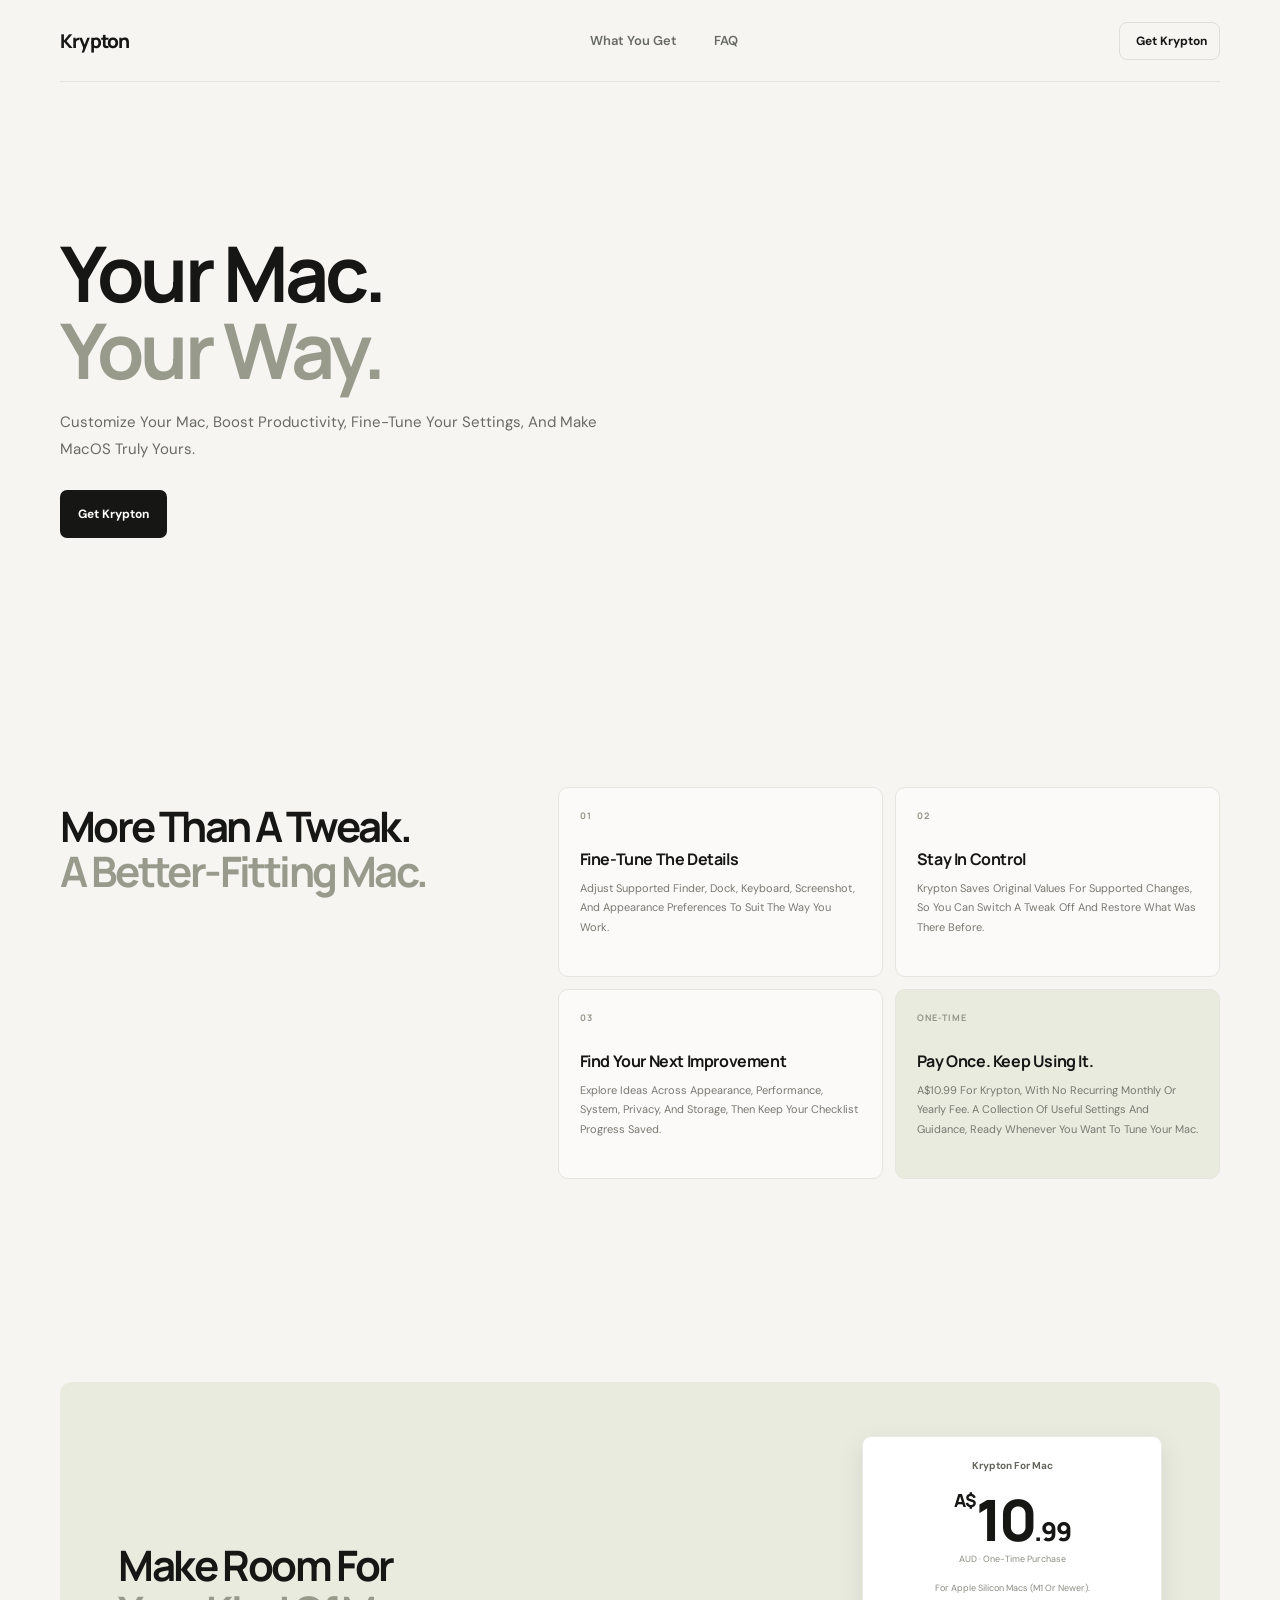
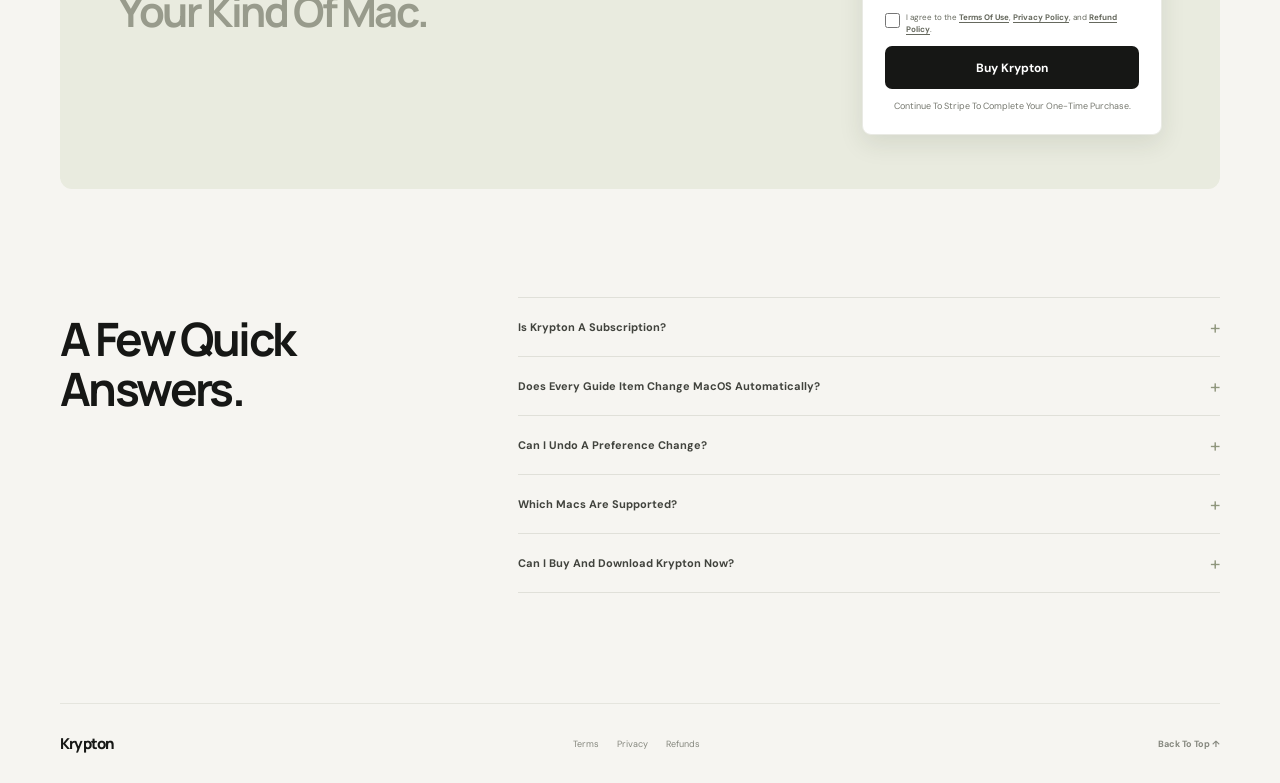
<file: index.html>
<!doctype html>
<html lang="en">
  <head>
    <meta charset="UTF-8" />
    <meta name="viewport" content="width=device-width, initial-scale=1.0" />
    <meta name="theme-color" content="#f6f5f1" />
    <meta
      name="description"
      content="Make Your Mac Feel Like Yours. Krypton Brings Reversible Settings And A Thoughtful Mac Setup Guide Together In One Simple App."
    />
    <title>Krypton</title>
    <link rel="icon" type="image/png" href="logo.png" />
    <link rel="stylesheet" href="styles.css" />
    <script src="script.js" defer></script>
  </head>
  <body>
    <header class="site-header">
      <a class="brand" href="#top" aria-label="Krypton home">
        <span>Krypton</span>
      </a>
      <nav class="main-nav" aria-label="Main navigation">
        <a href="#what-you-get">What You Get</a>
        <a href="#faq">FAQ</a>
      </nav>
      <a class="header-cta" href="#buy">Get Krypton</a>
      <button class="menu-toggle" type="button" aria-label="Open navigation" aria-expanded="false">
        <span></span>
        <span></span>
      </button>
    </header>

    <main id="top">
      <section class="hero page-shell">
        <div class="hero-copy">
          <h1>Your Mac.<br /><span>Your way.</span></h1>
          <p class="hero-description">
            Customize Your Mac, Boost Productivity, Fine-Tune Your Settings, And Make macOS Truly Yours.
          </p>
          <div class="hero-actions">
            <a class="button button-dark" href="#buy">Get Krypton</a>
          </div>
        </div>
      </section>

      <section class="value-section section-pad" id="what-you-get">
        <div class="value-heading">
          <h2>More Than A Tweak.<br /><span>A Better-Fitting Mac.</span></h2>
        </div>
        <div class="value-grid">
          <article class="value-card">
            <span class="value-number">01</span>
            <h3>Fine-Tune The Details</h3>
            <p>Adjust supported Finder, Dock, keyboard, screenshot, and appearance preferences to suit the way you work.</p>
          </article>
          <article class="value-card">
            <span class="value-number">02</span>
            <h3>Stay In Control</h3>
            <p>Krypton saves original values for supported changes, so you can switch a tweak off and restore what was there before.</p>
          </article>
          <article class="value-card">
            <span class="value-number">03</span>
            <h3>Find Your Next Improvement</h3>
            <p>Explore ideas across Appearance, Performance, System, Privacy, And Storage, then keep your checklist progress saved.</p>
          </article>
          <article class="value-card value-card-highlight">
            <span class="value-number">ONE-TIME</span>
            <h3>Pay Once. Keep Using It.</h3>
            <p>A$10.99 for Krypton, with no recurring monthly or yearly fee. A collection of useful settings and guidance, ready whenever you want to tune your Mac.</p>
          </article>
        </div>
      </section>

      <section class="price-section section-pad" id="buy">
        <div class="price-card">
          <div class="price-copy">
            <h2>Make room for<br /><span>your kind of Mac.</span></h2>
          </div>
          <div class="checkout-card">
            <div class="checkout-brand"><span>Krypton for Mac</span></div>
            <div class="price"><span class="currency">A$</span>10<span class="cents">.99</span></div>
            <p class="price-caption">AUD · one-time purchase</p>
            <p class="price-caption">For Apple silicon Macs (M1 or newer).</p>
            <form class="purchase-form" action="https://buy.stripe.com/28E8wO2RO1kwctN6TwgrS00" method="get">
              <label class="terms-acceptance">
                <input type="checkbox" name="terms_accepted" value="yes" required />
                <span>I agree to the <a href="terms.html" target="_blank" rel="noopener">Terms Of Use</a>, <a href="privacy.html" target="_blank" rel="noopener">Privacy Policy</a>, and <a href="refunds.html" target="_blank" rel="noopener">Refund Policy</a>.</span>
              </label>
              <button class="button button-dark checkout-button" type="submit">Buy Krypton</button>
            </form>
            <p class="checkout-status">Continue to Stripe to complete your one-time purchase.</p>
          </div>
        </div>
      </section>

      <section class="faq-section section-pad" id="faq">
        <div class="faq-heading"><h2>A few quick<br />answers.</h2></div>
        <div class="faq-list">
          <details><summary>Is Krypton a subscription?<span>+</span></summary><p>No. Krypton is A$10.99 AUD as a one-time purchase.</p></details>
          <details><summary>Does every guide item change macOS automatically?<span>+</span></summary><p>No. The guide is a checklist of ideas and reminders. Only the separate preference controls apply changes.</p></details>
          <details><summary>Can I undo a preference change?<span>+</span></summary><p>Krypton saves the previous value when applying a preference control and is designed to restore it when that control is switched off. Preference availability can vary by macOS version.</p></details>
          <details><summary>Which Macs are supported?<span>+</span></summary><p>The current download is built for Apple silicon Macs (M1 or newer).</p></details>
          <details><summary>Can I buy and download Krypton now?<span>+</span></summary><p>Use the Buy Krypton button to continue to Stripe Checkout. The installer is available for Apple silicon Macs (M1 or newer).</p></details>
        </div>
      </section>
    </main>

    <footer class="site-footer">
      <a class="brand footer-brand" href="#top"><span>Krypton</span></a>
      <nav class="legal-links" aria-label="Legal information">
        <a href="terms.html">Terms</a>
        <a href="privacy.html">Privacy</a>
        <a href="refunds.html">Refunds</a>
      </nav>
      <a href="#top" class="back-top">Back to top ↑</a>
    </footer>
  </body>
</html>
</file>
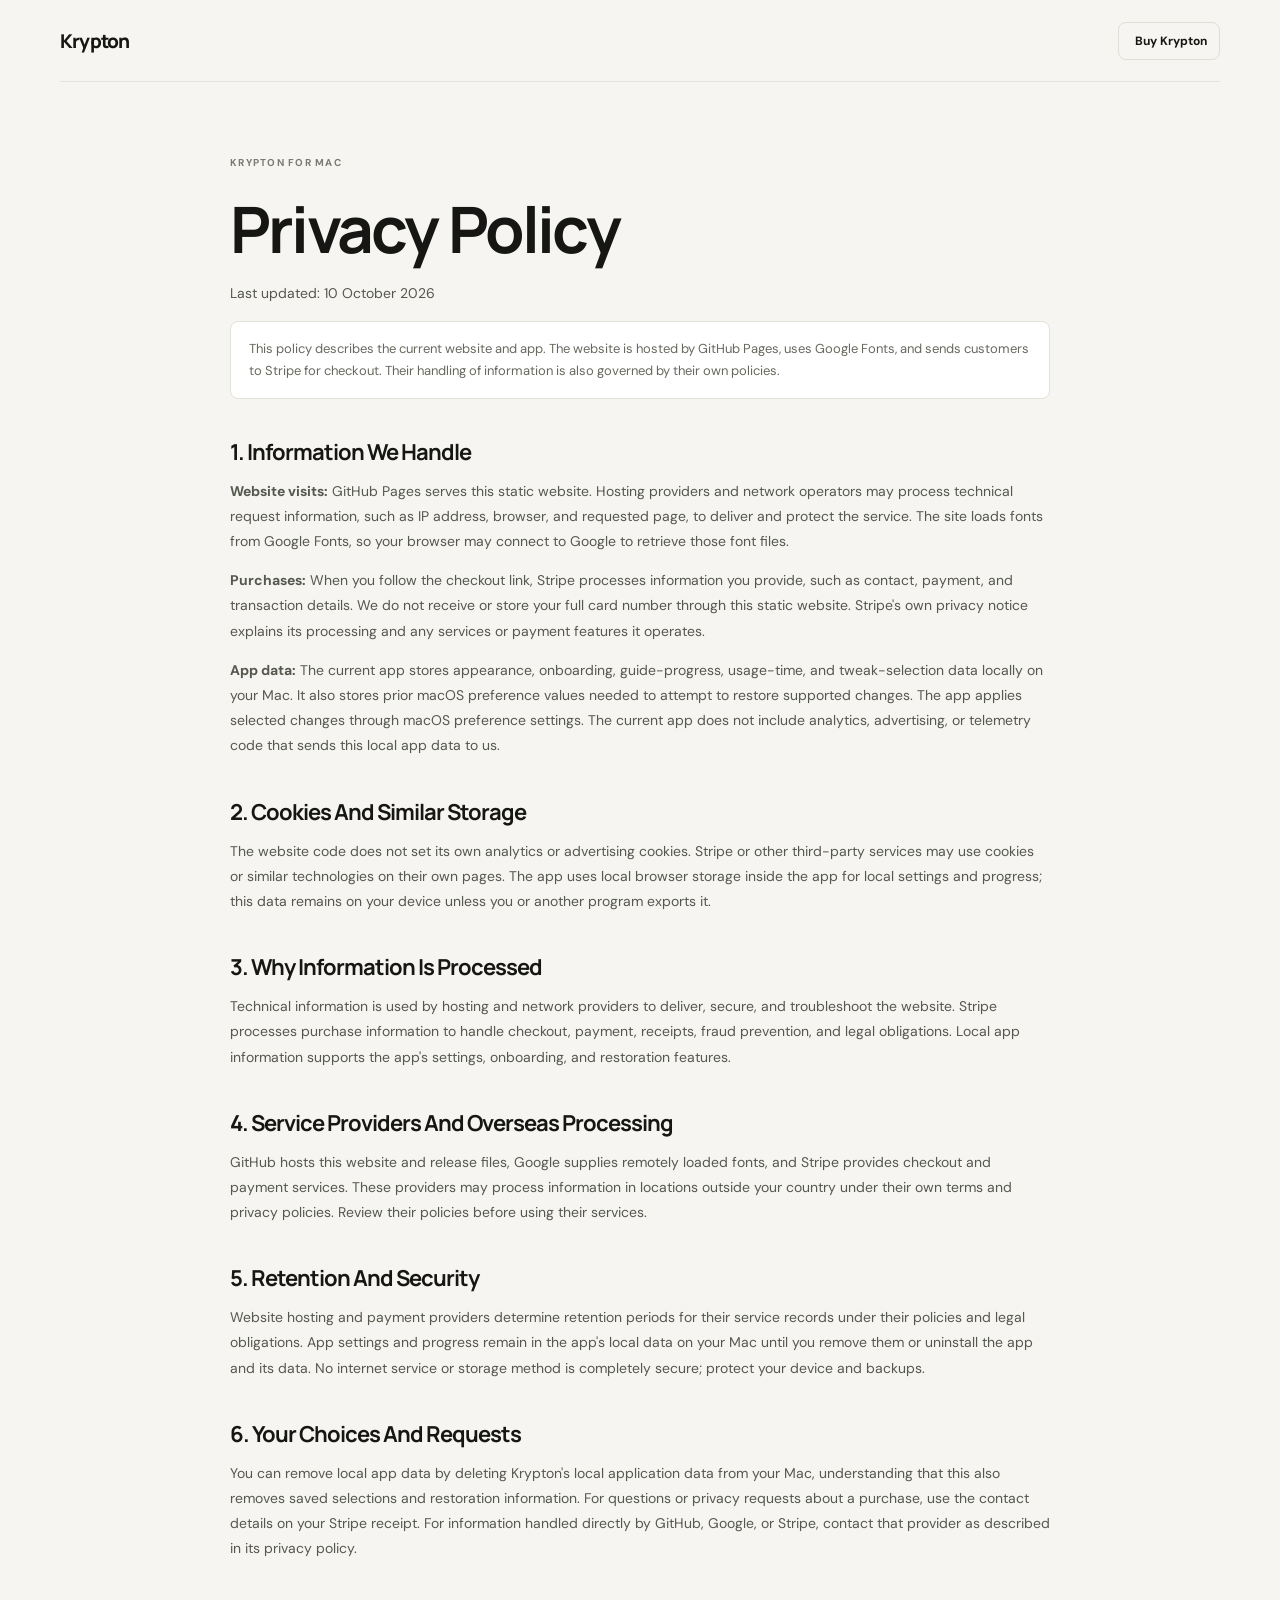
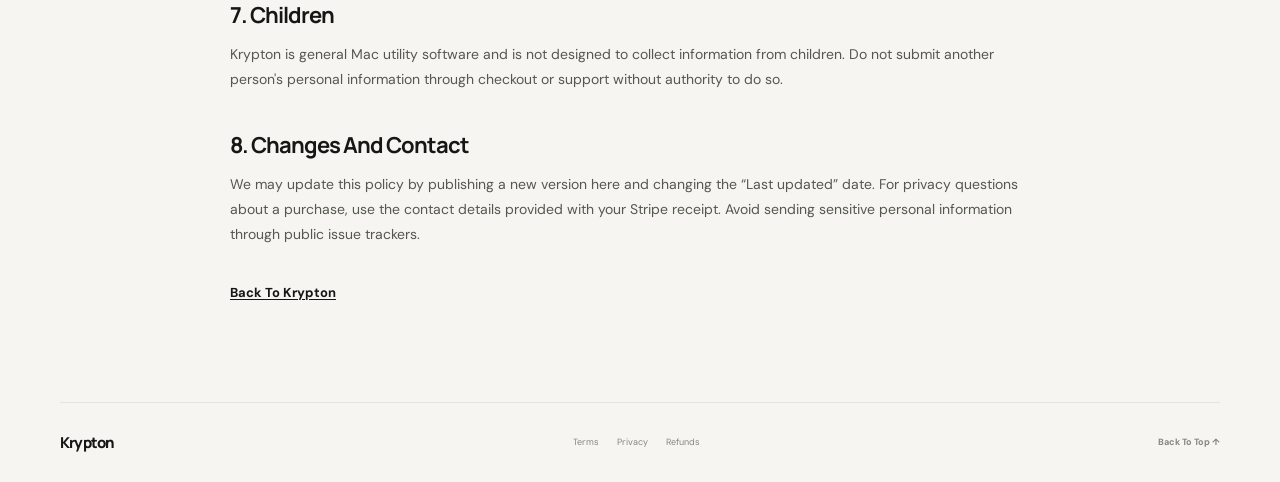
<file: privacy.html>
<!doctype html>
<html lang="en">
  <head>
    <meta charset="UTF-8" />
    <meta name="viewport" content="width=device-width, initial-scale=1.0" />
    <meta name="theme-color" content="#f6f5f1" />
    <meta name="description" content="How Krypton handles information on its website and in its Mac app." />
    <title>Privacy Policy · Krypton</title>
    <link rel="icon" type="image/png" href="logo.png" />
    <link rel="stylesheet" href="styles.css" />
  </head>
  <body>
    <header class="site-header">
      <a class="brand" href="index.html" aria-label="Krypton home"><span>Krypton</span></a>
      <a class="header-cta" href="index.html#buy">Buy Krypton</a>
    </header>
    <main class="legal-content page-shell">
      <span class="eyebrow">KRYPTON FOR MAC</span>
      <h1>Privacy Policy</h1>
      <p>Last updated: 10 October 2026</p>
      <div class="legal-notice">
        This policy describes the current website and app. The website is hosted by GitHub Pages, uses Google Fonts, and sends customers to Stripe for checkout. Their handling of information is also governed by their own policies.
      </div>

      <h2>1. Information We Handle</h2>
      <p><strong>Website visits:</strong> GitHub Pages serves this static website. Hosting providers and network operators may process technical request information, such as IP address, browser, and requested page, to deliver and protect the service. The site loads fonts from Google Fonts, so your browser may connect to Google to retrieve those font files.</p>
      <p><strong>Purchases:</strong> When you follow the checkout link, Stripe processes information you provide, such as contact, payment, and transaction details. We do not receive or store your full card number through this static website. Stripe's own privacy notice explains its processing and any services or payment features it operates.</p>
      <p><strong>App data:</strong> The current app stores appearance, onboarding, guide-progress, usage-time, and tweak-selection data locally on your Mac. It also stores prior macOS preference values needed to attempt to restore supported changes. The app applies selected changes through macOS preference settings. The current app does not include analytics, advertising, or telemetry code that sends this local app data to us.</p>

      <h2>2. Cookies And Similar Storage</h2>
      <p>The website code does not set its own analytics or advertising cookies. Stripe or other third-party services may use cookies or similar technologies on their own pages. The app uses local browser storage inside the app for local settings and progress; this data remains on your device unless you or another program exports it.</p>

      <h2>3. Why Information Is Processed</h2>
      <p>Technical information is used by hosting and network providers to deliver, secure, and troubleshoot the website. Stripe processes purchase information to handle checkout, payment, receipts, fraud prevention, and legal obligations. Local app information supports the app's settings, onboarding, and restoration features.</p>

      <h2>4. Service Providers And Overseas Processing</h2>
      <p>GitHub hosts this website and release files, Google supplies remotely loaded fonts, and Stripe provides checkout and payment services. These providers may process information in locations outside your country under their own terms and privacy policies. Review their policies before using their services.</p>

      <h2>5. Retention And Security</h2>
      <p>Website hosting and payment providers determine retention periods for their service records under their policies and legal obligations. App settings and progress remain in the app's local data on your Mac until you remove them or uninstall the app and its data. No internet service or storage method is completely secure; protect your device and backups.</p>

      <h2>6. Your Choices And Requests</h2>
      <p>You can remove local app data by deleting Krypton's local application data from your Mac, understanding that this also removes saved selections and restoration information. For questions or privacy requests about a purchase, use the contact details on your Stripe receipt. For information handled directly by GitHub, Google, or Stripe, contact that provider as described in its privacy policy.</p>

      <h2>7. Children</h2>
      <p>Krypton is general Mac utility software and is not designed to collect information from children. Do not submit another person's personal information through checkout or support without authority to do so.</p>

      <h2>8. Changes And Contact</h2>
      <p>We may update this policy by publishing a new version here and changing the “Last updated” date. For privacy questions about a purchase, use the contact details provided with your Stripe receipt. Avoid sending sensitive personal information through public issue trackers.</p>
      <a class="legal-back" href="index.html">Back To Krypton</a>
    </main>
    <footer class="site-footer">
      <a class="brand footer-brand" href="index.html"><span>Krypton</span></a>
      <nav class="legal-links" aria-label="Legal information">
        <a href="terms.html">Terms</a>
        <a href="privacy.html" aria-current="page">Privacy</a>
        <a href="refunds.html">Refunds</a>
      </nav>
      <a href="index.html#top" class="back-top">Back To Top ↑</a>
    </footer>
  </body>
</html>
</file>
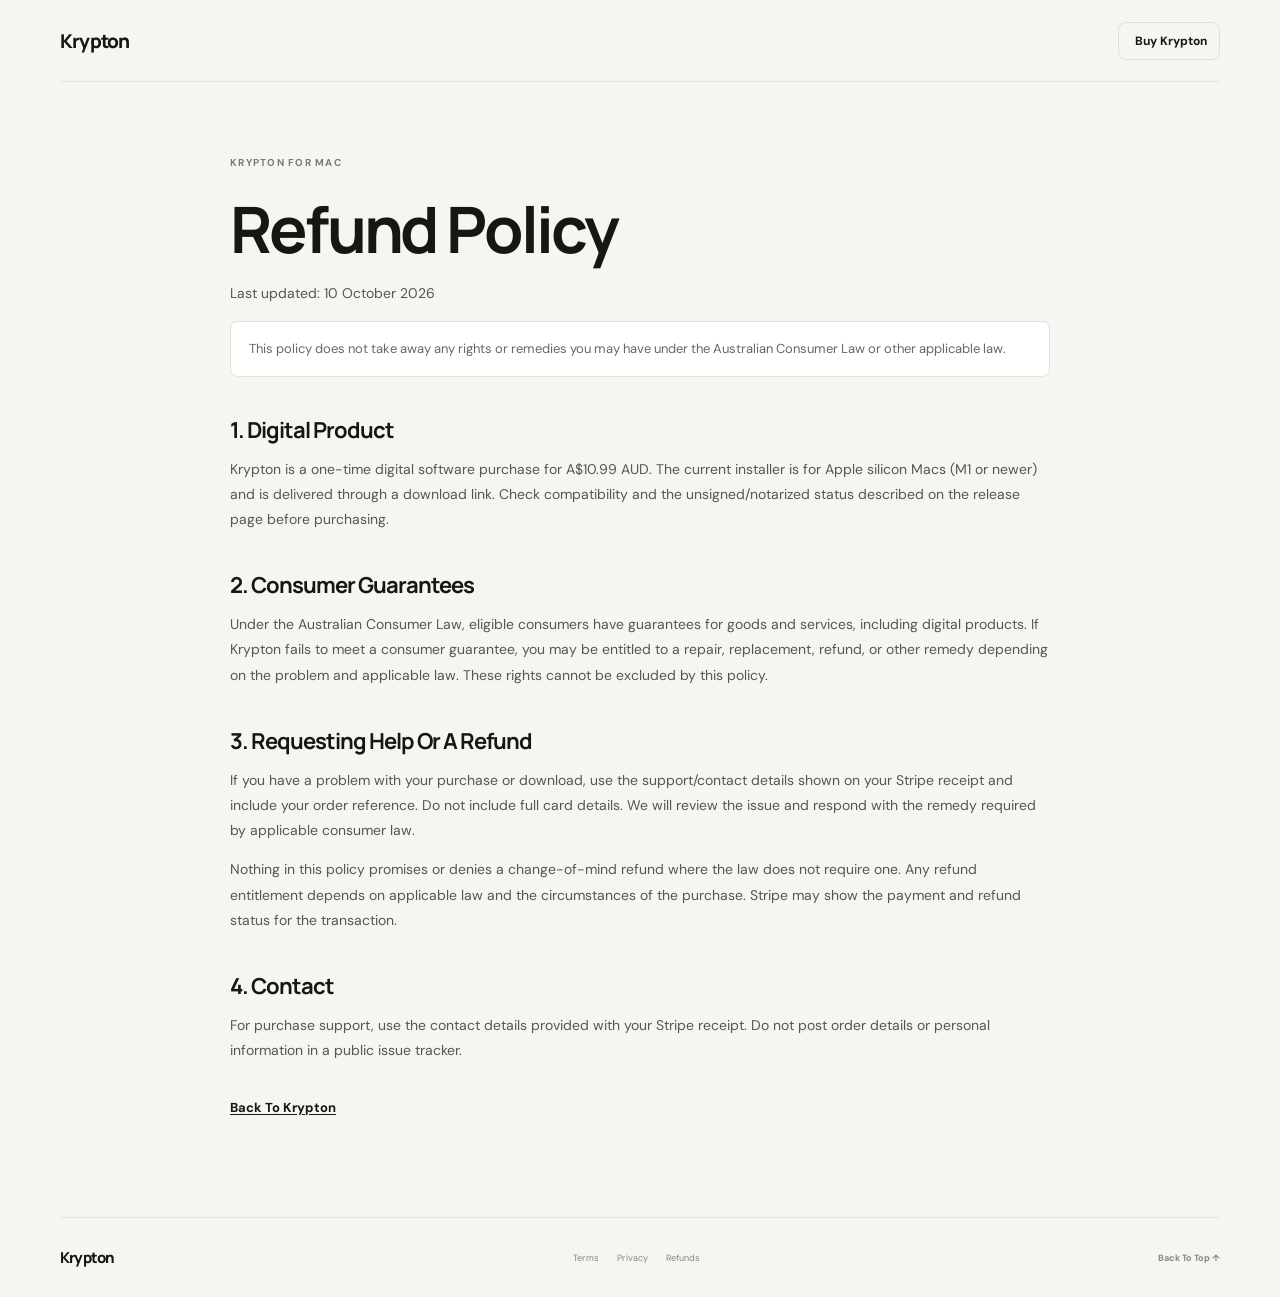
<file: refunds.html>
<!doctype html>
<html lang="en">
  <head>
    <meta charset="UTF-8" />
    <meta name="viewport" content="width=device-width, initial-scale=1.0" />
    <meta name="theme-color" content="#f6f5f1" />
    <meta name="description" content="Krypton digital purchase and refund information." />
    <title>Refund Policy · Krypton</title>
    <link rel="icon" type="image/png" href="logo.png" />
    <link rel="stylesheet" href="styles.css" />
  </head>
  <body>
    <header class="site-header">
      <a class="brand" href="index.html" aria-label="Krypton home"><span>Krypton</span></a>
      <a class="header-cta" href="index.html#buy">Buy Krypton</a>
    </header>
    <main class="legal-content page-shell">
      <span class="eyebrow">KRYPTON FOR MAC</span>
      <h1>Refund Policy</h1>
      <p>Last updated: 10 October 2026</p>
      <div class="legal-notice">
        This policy does not take away any rights or remedies you may have under the Australian Consumer Law or other applicable law.
      </div>

      <h2>1. Digital Product</h2>
      <p>Krypton is a one-time digital software purchase for A$10.99 AUD. The current installer is for Apple silicon Macs (M1 or newer) and is delivered through a download link. Check compatibility and the unsigned/notarized status described on the release page before purchasing.</p>

      <h2>2. Consumer Guarantees</h2>
      <p>Under the Australian Consumer Law, eligible consumers have guarantees for goods and services, including digital products. If Krypton fails to meet a consumer guarantee, you may be entitled to a repair, replacement, refund, or other remedy depending on the problem and applicable law. These rights cannot be excluded by this policy.</p>

      <h2>3. Requesting Help Or A Refund</h2>
      <p>If you have a problem with your purchase or download, use the support/contact details shown on your Stripe receipt and include your order reference. Do not include full card details. We will review the issue and respond with the remedy required by applicable consumer law.</p>
      <p>Nothing in this policy promises or denies a change-of-mind refund where the law does not require one. Any refund entitlement depends on applicable law and the circumstances of the purchase. Stripe may show the payment and refund status for the transaction.</p>

      <h2>4. Contact</h2>
      <p>For purchase support, use the contact details provided with your Stripe receipt. Do not post order details or personal information in a public issue tracker.</p>
      <a class="legal-back" href="index.html">Back To Krypton</a>
    </main>
    <footer class="site-footer">
      <a class="brand footer-brand" href="index.html"><span>Krypton</span></a>
      <nav class="legal-links" aria-label="Legal information">
        <a href="terms.html">Terms</a>
        <a href="privacy.html">Privacy</a>
        <a href="refunds.html" aria-current="page">Refunds</a>
      </nav>
      <a href="index.html#top" class="back-top">Back To Top ↑</a>
    </footer>
  </body>
</html>
</file>
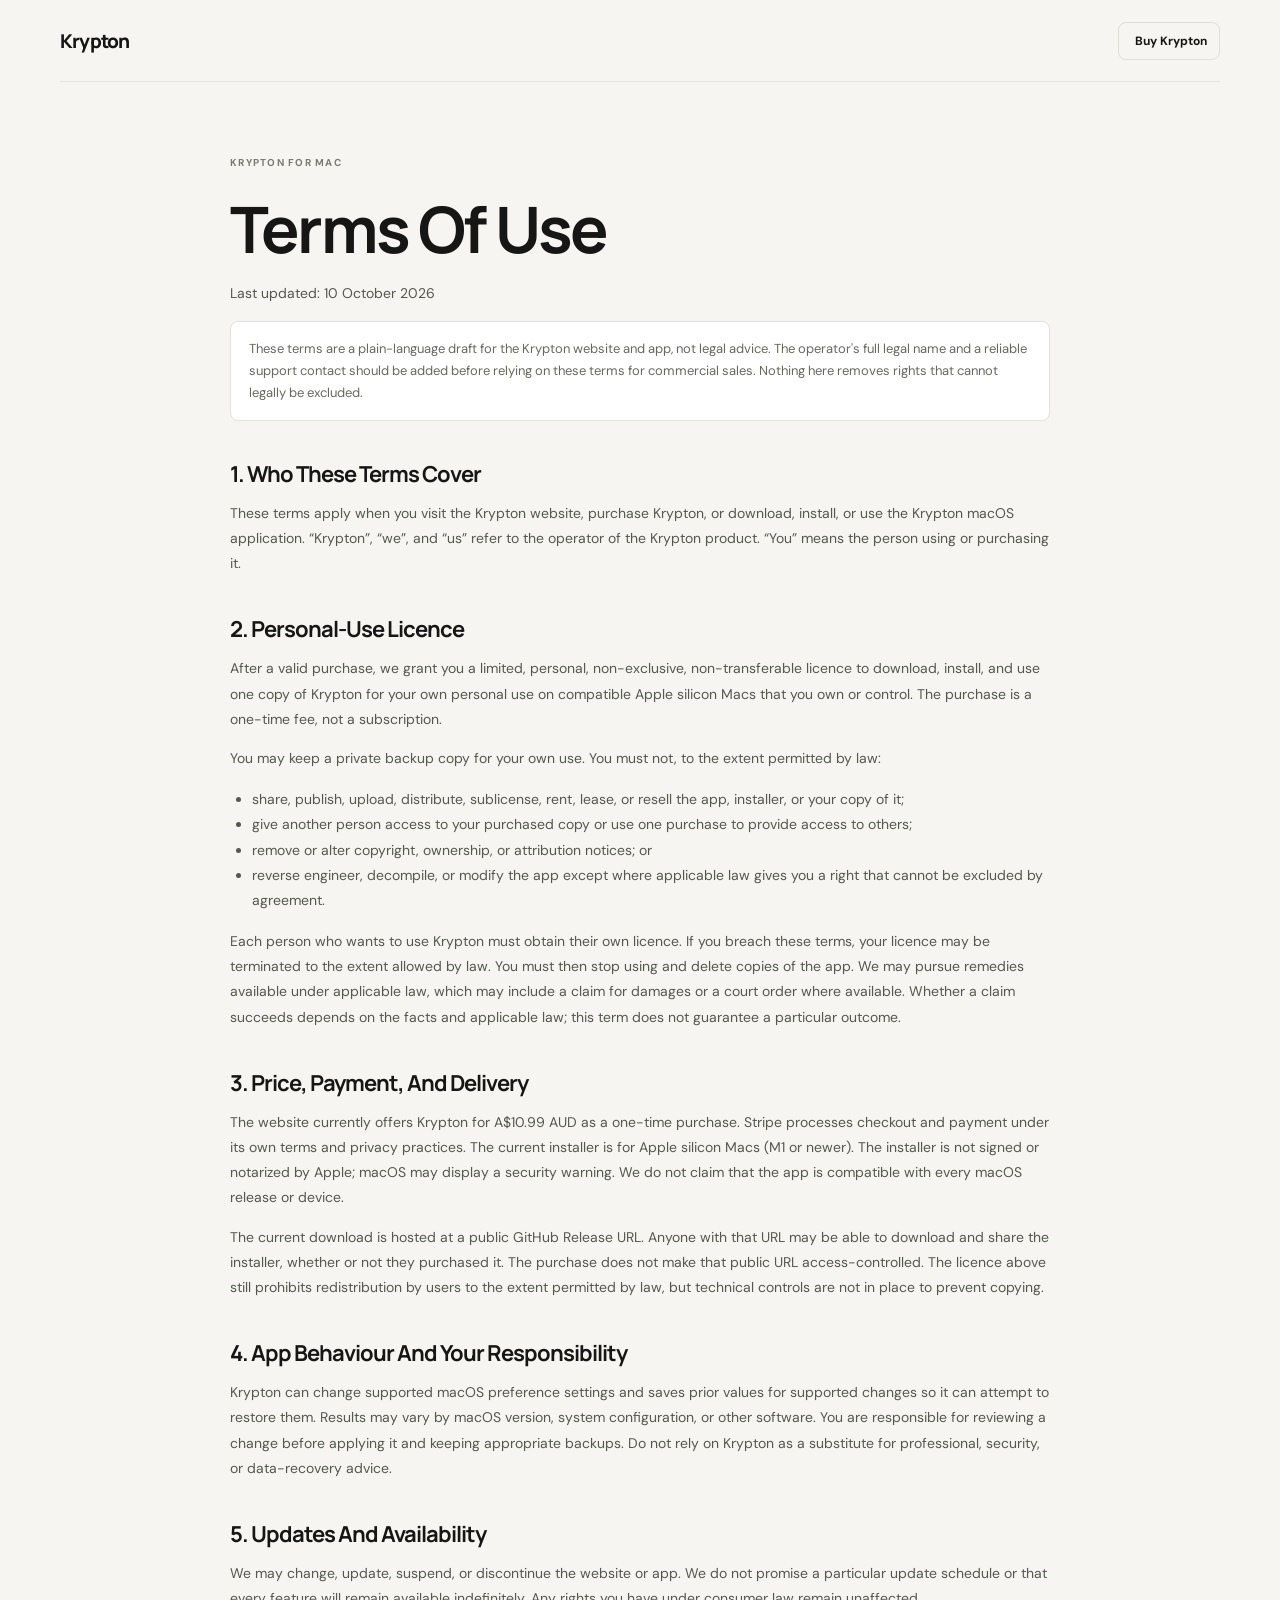
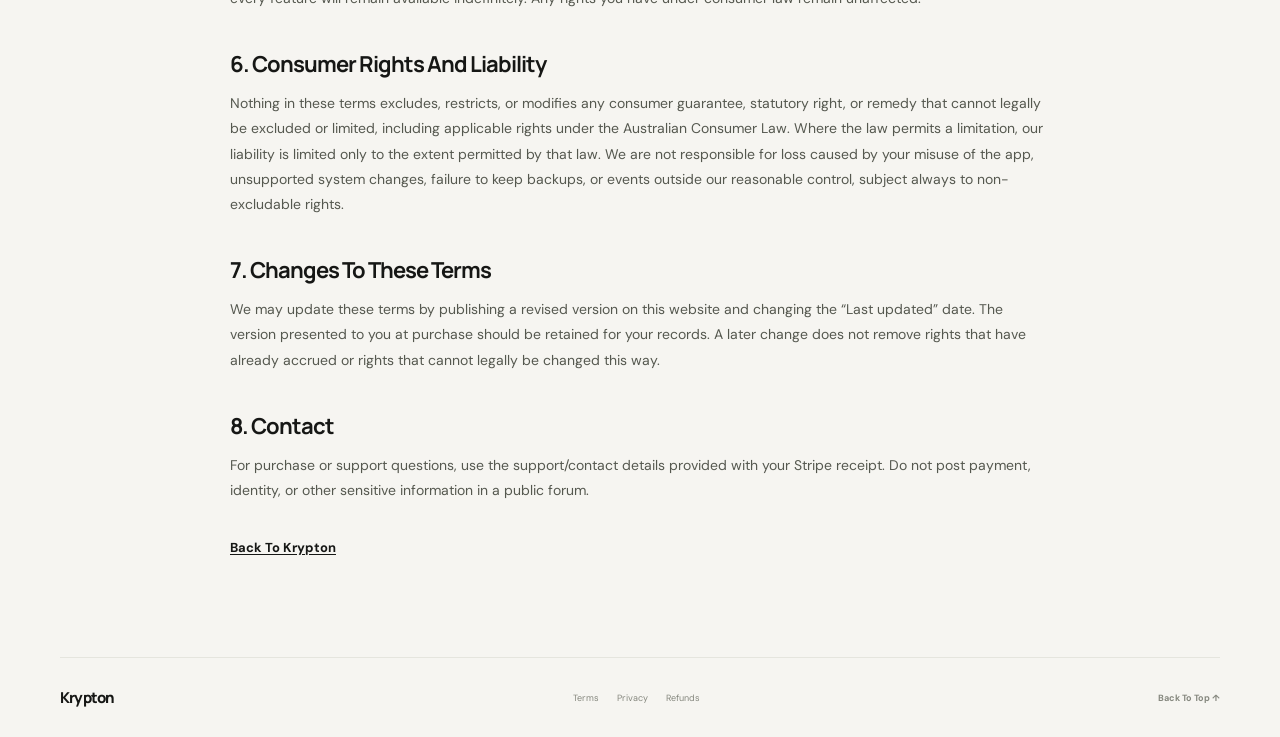
<file: terms.html>
<!doctype html>
<html lang="en">
  <head>
    <meta charset="UTF-8" />
    <meta name="viewport" content="width=device-width, initial-scale=1.0" />
    <meta name="theme-color" content="#f6f5f1" />
    <meta name="description" content="Krypton software terms of use and personal-use licence." />
    <title>Terms Of Use · Krypton</title>
    <link rel="icon" type="image/png" href="logo.png" />
    <link rel="stylesheet" href="styles.css" />
  </head>
  <body>
    <header class="site-header">
      <a class="brand" href="index.html" aria-label="Krypton home"><span>Krypton</span></a>
      <a class="header-cta" href="index.html#buy">Buy Krypton</a>
    </header>
    <main class="legal-content page-shell">
      <span class="eyebrow">KRYPTON FOR MAC</span>
      <h1>Terms Of Use</h1>
      <p>Last updated: 10 October 2026</p>
      <div class="legal-notice">
        These terms are a plain-language draft for the Krypton website and app, not legal advice. The operator's full legal name and a reliable support contact should be added before relying on these terms for commercial sales. Nothing here removes rights that cannot legally be excluded.
      </div>

      <h2>1. Who These Terms Cover</h2>
      <p>These terms apply when you visit the Krypton website, purchase Krypton, or download, install, or use the Krypton macOS application. “Krypton”, “we”, and “us” refer to the operator of the Krypton product. “You” means the person using or purchasing it.</p>

      <h2>2. Personal-Use Licence</h2>
      <p>After a valid purchase, we grant you a limited, personal, non-exclusive, non-transferable licence to download, install, and use one copy of Krypton for your own personal use on compatible Apple silicon Macs that you own or control. The purchase is a one-time fee, not a subscription.</p>
      <p>You may keep a private backup copy for your own use. You must not, to the extent permitted by law:</p>
      <ul>
        <li>share, publish, upload, distribute, sublicense, rent, lease, or resell the app, installer, or your copy of it;</li>
        <li>give another person access to your purchased copy or use one purchase to provide access to others;</li>
        <li>remove or alter copyright, ownership, or attribution notices; or</li>
        <li>reverse engineer, decompile, or modify the app except where applicable law gives you a right that cannot be excluded by agreement.</li>
      </ul>
      <p>Each person who wants to use Krypton must obtain their own licence. If you breach these terms, your licence may be terminated to the extent allowed by law. You must then stop using and delete copies of the app. We may pursue remedies available under applicable law, which may include a claim for damages or a court order where available. Whether a claim succeeds depends on the facts and applicable law; this term does not guarantee a particular outcome.</p>

      <h2>3. Price, Payment, And Delivery</h2>
      <p>The website currently offers Krypton for A$10.99 AUD as a one-time purchase. Stripe processes checkout and payment under its own terms and privacy practices. The current installer is for Apple silicon Macs (M1 or newer). The installer is not signed or notarized by Apple; macOS may display a security warning. We do not claim that the app is compatible with every macOS release or device.</p>
      <p>The current download is hosted at a public GitHub Release URL. Anyone with that URL may be able to download and share the installer, whether or not they purchased it. The purchase does not make that public URL access-controlled. The licence above still prohibits redistribution by users to the extent permitted by law, but technical controls are not in place to prevent copying.</p>

      <h2>4. App Behaviour And Your Responsibility</h2>
      <p>Krypton can change supported macOS preference settings and saves prior values for supported changes so it can attempt to restore them. Results may vary by macOS version, system configuration, or other software. You are responsible for reviewing a change before applying it and keeping appropriate backups. Do not rely on Krypton as a substitute for professional, security, or data-recovery advice.</p>

      <h2>5. Updates And Availability</h2>
      <p>We may change, update, suspend, or discontinue the website or app. We do not promise a particular update schedule or that every feature will remain available indefinitely. Any rights you have under consumer law remain unaffected.</p>

      <h2>6. Consumer Rights And Liability</h2>
      <p>Nothing in these terms excludes, restricts, or modifies any consumer guarantee, statutory right, or remedy that cannot legally be excluded or limited, including applicable rights under the Australian Consumer Law. Where the law permits a limitation, our liability is limited only to the extent permitted by that law. We are not responsible for loss caused by your misuse of the app, unsupported system changes, failure to keep backups, or events outside our reasonable control, subject always to non-excludable rights.</p>

      <h2>7. Changes To These Terms</h2>
      <p>We may update these terms by publishing a revised version on this website and changing the “Last updated” date. The version presented to you at purchase should be retained for your records. A later change does not remove rights that have already accrued or rights that cannot legally be changed this way.</p>

      <h2>8. Contact</h2>
      <p>For purchase or support questions, use the support/contact details provided with your Stripe receipt. Do not post payment, identity, or other sensitive information in a public forum.</p>
      <a class="legal-back" href="index.html">Back To Krypton</a>
    </main>
    <footer class="site-footer">
      <a class="brand footer-brand" href="index.html"><span>Krypton</span></a>
      <nav class="legal-links" aria-label="Legal information">
        <a href="terms.html" aria-current="page">Terms</a>
        <a href="privacy.html">Privacy</a>
        <a href="refunds.html">Refunds</a>
      </nav>
      <a href="index.html#top" class="back-top">Back To Top ↑</a>
    </footer>
  </body>
</html>
</file>
<file: styles.css>
@import url("https://fonts.googleapis.com/css2?family=DM+Sans:wght@400;500;600;700&family=Manrope:wght@400;500;600;700;800&display=swap");

:root {
  color-scheme: light;
  --paper: #f6f5f1;
  --white: #fff;
  --ink: #161715;
  --muted: #777970;
  --line: #e8e7e1;
  --green: #c9f36b;
  --green-dark: #83a936;
  --display: "Manrope", "Avenir Next", sans-serif;
  --body: "DM Sans", "Avenir Next", sans-serif;
}

* { box-sizing: border-box; }
html { scroll-behavior: smooth; }
body { margin: 0; background: var(--paper); color: var(--ink); font-family: var(--body); -webkit-font-smoothing: antialiased; text-transform: capitalize; }
a { color: inherit; text-decoration: none; }
button { font: inherit; }
.page-shell, .section-pad, .site-header, .site-footer { width: min(1160px, calc(100% - 64px)); margin-inline: auto; }

.site-header { height: 82px; display: flex; align-items: center; justify-content: space-between; border-bottom: 1px solid rgba(22, 23, 21, .08); }
.brand { display: inline-flex; align-items: center; gap: 10px; font: 800 19px var(--display); letter-spacing: -.8px; }
.brand img { width: 31px; height: 31px; object-fit: contain; border-radius: 9px; }
.main-nav { display: flex; gap: 37px; margin-left: 80px; color: #686a64; font-size: 13px; font-weight: 600; }
.main-nav a, .text-link, .back-top { transition: color .2s ease; }
.main-nav a:hover, .text-link:hover, .back-top:hover { color: var(--green-dark); }
.header-cta { display: inline-flex; align-items: center; gap: 12px; padding: 10px 12px 10px 16px; border: 1px solid #dedfd7; border-radius: 8px; font-size: 12px; font-weight: 700; transition: background .2s, border-color .2s; }
.header-cta span { padding: 5px 8px; border-radius: 5px; background: var(--green); font-size: 11px; }
.header-cta:hover { background: white; border-color: #c9cac2; }
.menu-toggle { display: none; }

.hero { min-height: 600px; display: grid; grid-template-columns: 1fr; align-items: center; padding-block: 74px 80px; }
.hero-copy { max-width: 700px; padding-bottom: 11px; }
.eyebrow { display: inline-flex; align-items: center; gap: 9px; color: #797b72; font-size: 10px; font-weight: 700; letter-spacing: 1.25px; }
.status-dot { width: 7px; height: 7px; display: inline-block; border-radius: 50%; background: #9fcb42; box-shadow: 0 0 0 4px rgba(159, 203, 66, .14); }
h1, h2, h3, p { margin-top: 0; }
h1, h2 { font-family: var(--display); letter-spacing: -3.8px; }
h1 { margin: 26px 0 21px; font-size: clamp(56px, 6vw, 79px); line-height: .99; font-weight: 700; }
h1 span, h2 span { color: #989b8c; }
.hero-description { max-width: 560px; margin-bottom: 27px; color: #696b64; font-size: 15px; line-height: 1.8; }
.hero-actions { display: flex; align-items: center; gap: 26px; }
.button { min-height: 48px; display: inline-flex; align-items: center; justify-content: center; gap: 27px; padding: 0 18px; border: 0; border-radius: 7px; font-size: 12px; font-weight: 700; cursor: pointer; }
.button-dark { background: var(--ink); color: white; transition: background .2s ease, transform .2s ease; }
.button-dark:hover:not(:disabled) { background: #33362f; transform: translateY(-1px); }
.button-dark span { font-size: 16px; font-weight: 400; }
.text-link { color: #585a53; font-size: 12px; font-weight: 700; }
.text-link span { margin-left: 7px; color: #9da08f; }
.hero-footnote { display: flex; align-items: center; gap: 9px; margin-top: 29px; color: #86887f; font-size: 10px; }
.hero-footnote b { padding-inline: 3px; color: #b0b1a9; }
.check-mark { width: 16px; height: 16px; display: grid; place-items: center; border-radius: 50%; background: #e5edda; color: #688b2b; font-size: 9px; }

.hero-visual { min-width: 0; position: relative; padding: 36px 0 25px 10px; }
.visual-glow { position: absolute; inset: 11% -4% 3% 9%; border-radius: 40%; background: radial-gradient(ellipse at center, rgba(208, 228, 174, .68), rgba(220, 229, 206, .13) 59%, transparent 73%); filter: blur(18px); }
.app-window { position: relative; z-index: 1; overflow: hidden; border: 1px solid #dcded5; border-radius: 11px; background: #fbfbf9; box-shadow: 0 24px 70px rgba(39, 43, 32, .14), 0 2px 7px rgba(39, 43, 32, .06); transform: perspective(1200px) rotateY(-3deg) rotateX(1deg); }
.window-topbar { height: 37px; display: flex; align-items: center; justify-content: space-between; padding: 0 13px; border-bottom: 1px solid #efefe9; background: #f8f8f5; }
.traffic-lights { display: flex; gap: 5px; }
.traffic-lights i { width: 7px; height: 7px; border-radius: 50%; background: #e3e3dc; }
.traffic-lights i:first-child { background: #f0b0a7; }
.traffic-lights i:nth-child(2) { background: #f2d181; }
.traffic-lights i:nth-child(3) { background: #a9d291; }
.window-title { color: #666960; font-size: 9px; font-weight: 700; }
.window-topbar-spacer { width: 35px; }
.window-body { min-height: 322px; display: grid; grid-template-columns: 135px 1fr; }
.preview-sidebar { padding: 24px 10px; border-right: 1px solid #eeeee8; background: #f9f9f6; }
.preview-nav { height: 29px; display: flex; align-items: center; gap: 9px; padding: 0 8px; border-radius: 5px; color: #85877d; font-size: 8px; }
.preview-nav.active { background: #ebeddf; color: #34362e; font-weight: 700; }
.nav-icon { width: 12px; text-align: center; color: #777d64; font-size: 12px; }
.preview-content { padding: 21px 22px 16px; }
.preview-heading { display: flex; align-items: center; justify-content: space-between; margin-bottom: 15px; }
.preview-kicker { color: #55584d; font: 800 9px var(--display); letter-spacing: .5px; }
.preview-pill { display: flex; align-items: center; gap: 4px; padding: 5px 7px; border: 1px solid #ecece5; border-radius: 20px; color: #7a7c71; font-size: 7px; }
.preview-pill i, .window-bottom i { width: 5px; height: 5px; display: inline-block; border-radius: 50%; background: #96c340; }
.preview-card { min-height: 57px; display: flex; align-items: center; gap: 9px; margin-bottom: 8px; padding: 9px 10px; border: 1px solid #e9eae3; border-radius: 7px; background: white; }
.preview-symbol { width: 23px; height: 23px; display: grid; flex: 0 0 23px; place-items: center; border-radius: 6px; background: #f2f3ed; color: #6d7954; font-size: 12px; }
.preview-card-copy { min-width: 0; display: grid; gap: 4px; flex: 1; }
.preview-card-copy b { overflow: hidden; color: #383a34; font-size: 8px; text-overflow: ellipsis; white-space: nowrap; }
.preview-card-copy small { overflow: hidden; color: #989a92; font-size: 6.7px; text-overflow: ellipsis; white-space: nowrap; }
.toggle { width: 25px; height: 14px; display: flex; align-items: center; padding: 2px; border-radius: 20px; background: #e5e6e0; }
.toggle i { width: 10px; height: 10px; border-radius: 50%; background: white; box-shadow: 0 1px 3px #0002; }
.toggle.on { justify-content: flex-end; background: #b1d86d; }
.preview-note { display: flex; align-items: center; gap: 6px; margin-top: 13px; color: #898b82; font-size: 7px; }
.preview-note span { color: #79993e; font-size: 12px; }
.window-bottom { height: 26px; display: flex; align-items: center; justify-content: space-between; padding: 0 13px; border-top: 1px solid #efefe9; color: #97998f; font-size: 7px; }
.window-bottom span:first-child { display: flex; align-items: center; gap: 5px; }
.floating-badge { position: absolute; right: -16px; bottom: 0; z-index: 2; display: flex; align-items: center; gap: 9px; padding: 10px 12px; border: 1px solid #e9eae4; border-radius: 8px; background: white; box-shadow: 0 8px 22px #3332; }
.floating-badge img { width: 28px; height: 28px; border-radius: 7px; }
.floating-badge > span:nth-child(2) { display: grid; gap: 3px; }
.floating-badge b { font-size: 9px; }
.floating-badge small { color: #898b83; font-size: 8px; }
.badge-check { width: 16px; height: 16px; display: grid; place-items: center; margin-left: 6px; border-radius: 50%; background: #eaf1df; color: #6a9230; font-size: 9px; }

.trust-strip { border-block: 1px solid #e7e6df; background: rgba(255, 255, 255, .36); }
.trust-inner { width: min(880px, calc(100% - 48px)); min-height: 78px; display: flex; align-items: center; justify-content: space-between; gap: 20px; margin-inline: auto; color: #777970; font-size: 11px; }
.trust-inner b { margin-right: 4px; color: var(--ink); font: 800 13px var(--display); }
.trust-divider { width: 1px; height: 23px; background: #e1e1d9; }
.section-pad { padding-block: 105px; }
.section-intro { max-width: 490px; }
.section-intro h2, .how-heading h2, .faq-heading h2 { margin: 17px 0 14px; font-size: 46px; line-height: 1.08; letter-spacing: -2.6px; }
.section-intro > p { max-width: 430px; margin: 0; color: #73756d; font-size: 13px; line-height: 1.8; }
.feature-grid { display: grid; grid-template-columns: 1.15fr .85fr; gap: 14px; margin-top: 39px; }
.feature-card { min-height: 270px; display: flex; flex-direction: column; justify-content: space-between; padding: 25px 26px; border: 1px solid #e5e5de; border-radius: 10px; background: rgba(255,255,255,.57); }
.feature-card-large { grid-row: span 2; min-height: 420px; }
.feature-top { display: flex; align-items: center; justify-content: space-between; }
.feature-icon { width: 34px; height: 34px; display: grid; place-items: center; border-radius: 9px; background: #edf2e4; color: #52643a; font-size: 17px; }
.icon-arrows { font-size: 18px; }
.icon-check { font-size: 15px; }
.icon-undo { font-size: 20px; }
.feature-index { color: #a1a297; font-size: 8px; font-weight: 700; letter-spacing: 1px; }
.feature-card h3 { margin: 0 0 9px; font: 700 20px var(--display); letter-spacing: -.7px; }
.feature-card p { max-width: 420px; margin: 0; color: #777970; font-size: 11px; line-height: 1.75; }
.mini-preferences { display: grid; gap: 8px; margin-top: 21px; padding: 13px; border: 1px solid #ecece6; border-radius: 7px; background: #fbfbf8; }
.mini-preferences > span { display: flex; align-items: center; justify-content: space-between; color: #71736b; font-size: 9px; }
.mini-switch { width: 21px; height: 12px; position: relative; border-radius: 12px; background: #e1e2db; }
.mini-switch::after { width: 8px; height: 8px; position: absolute; top: 2px; left: 2px; border-radius: 50%; background: white; content: ""; }
.mini-switch.active { background: #aed66b; }
.mini-switch.active::after { left: 11px; }
.feature-tags { display: flex; flex-wrap: wrap; gap: 6px; margin-top: 19px; }
.feature-tags span { padding: 6px 8px; border: 1px solid #e9eae3; border-radius: 5px; color: #777970; font-size: 8px; }
.restore-preview { display: flex; align-items: center; gap: 9px; margin-top: 18px; padding: 10px; border: 1px solid #e9eae3; border-radius: 7px; background: #fbfbf8; }
.restore-arrow { width: 22px; height: 22px; display: grid; place-items: center; border-radius: 50%; background: #edf2e4; color: #728848; font-size: 14px; }
.restore-preview > span:last-child { display: grid; gap: 3px; }
.restore-preview b { color: #64665e; font-size: 8px; }
.restore-preview small { color: #999b93; font-size: 7px; }

.how-section { width: 100%; display: grid; grid-template-columns: .8fr 1.2fr; gap: 90px; padding-inline: max(32px, calc((100% - 1160px) / 2)); background: #eeeee8; }
.how-heading h2 { margin-bottom: 0; }
.steps { display: grid; }
.step { display: flex; gap: 21px; padding: 21px 0; border-bottom: 1px solid #dedfd7; }
.step:first-child { padding-top: 5px; }
.step:last-child { border: 0; padding-bottom: 0; }
.step-number { padding-top: 2px; color: #9a9d8d; font: 700 10px var(--display); }
.step h3 { margin: 0 0 6px; font: 700 13px var(--display); }
.step p { max-width: 380px; margin: 0; color: #797b72; font-size: 10px; line-height: 1.7; }

.value-section { display: grid; grid-template-columns: .8fr 1.2fr; gap: 56px; align-items: start; }
.value-heading { position: sticky; top: 32px; }
.value-heading h2 { margin: 17px 0 14px; font-size: 42px; line-height: 1.08; letter-spacing: -2.6px; }
.value-heading > p { max-width: 360px; margin: 0; color: #73756d; font-size: 13px; line-height: 1.8; }
.value-grid { display: grid; grid-template-columns: repeat(2, minmax(0, 1fr)); gap: 12px; }
.value-card { min-height: 190px; padding: 21px; border: 1px solid #e5e5de; border-radius: 10px; background: rgba(255,255,255,.57); }
.value-number { display: block; margin-bottom: 26px; color: #929586; font: 700 9px var(--display); letter-spacing: 1px; }
.value-card h3 { margin: 0 0 9px; font: 700 16px var(--display); letter-spacing: -.4px; }
.value-card p { margin: 0; color: #777970; font-size: 11px; line-height: 1.75; }
.value-card-highlight { background: #e9ebdf; }

.price-section { padding-block: 98px; }
.price-card { display: grid; grid-template-columns: 1fr 300px; gap: 65px; align-items: center; padding: 54px 58px; border-radius: 12px; background: #e9ebdf; }
.price-copy h2 { margin: 18px 0 13px; font-size: 42px; line-height: 1.1; letter-spacing: -2.4px; }
.price-copy > p { max-width: 425px; margin: 0; color: #73756c; font-size: 11px; line-height: 1.8; }
.price-includes { display: grid; grid-template-columns: 14px 1fr; gap: 12px 7px; align-items: center; margin-top: 24px; color: #66695e; font-size: 9px; }
.price-includes span { color: #718e3e; font-weight: 700; }
.checkout-card { padding: 22px; border: 1px solid #e9eae4; border-radius: 9px; background: white; box-shadow: 0 9px 24px #2c34201a; text-align: center; }
.checkout-brand { display: flex; align-items: center; justify-content: center; gap: 8px; color: #64665e; font-size: 10px; font-weight: 700; }
.checkout-brand img { width: 24px; height: 24px; border-radius: 6px; }
.price { margin-top: 20px; font: 800 57px/.95 var(--display); letter-spacing: -3px; }
.currency { vertical-align: top; font-size: 18px; letter-spacing: -1px; }
.cents { font-size: 26px; letter-spacing: -1px; }
.price-caption { margin: 7px 0 17px; color: #8a8c83; font-size: 9px; }
.checkout-button { width: 100%; min-height: 43px; justify-content: center; padding-inline: 14px; }
.checkout-button:disabled { opacity: .82; cursor: not-allowed; }
.purchase-form { margin-top: 18px; }
.terms-acceptance { display: grid; grid-template-columns: 14px minmax(0, 1fr); gap: 7px; align-items: start; margin-bottom: 11px; color: #66695e; font-size: 8px; line-height: 1.45; text-align: left; text-transform: none; }
.terms-acceptance input { width: 15px; height: 15px; margin: 1px 0 0; accent-color: var(--ink); }
.terms-acceptance a, .legal-content a { text-decoration: underline; text-underline-offset: 2px; }
.terms-acceptance a { font-weight: 700; }
.checkout-status { margin: 11px 0 0; color: #76786f; font-size: 9px; }
.secure-note { display: flex; align-items: center; justify-content: center; gap: 5px; margin-top: 17px; padding-top: 14px; border-top: 1px solid #efefe9; color: #9a9c94; font-size: 7px; }
.secure-note span { color: #818d6a; font-size: 12px; }
.checkout-result { min-height: calc(100vh - 164px); display: flex; flex-direction: column; align-items: flex-start; justify-content: center; padding-block: 70px; }
.checkout-result h1 { margin-block: 24px 18px; }
.checkout-result-status { max-width: 480px; margin-bottom: 22px; color: #696b64; font-size: 14px; line-height: 1.7; }
.download-button { text-transform: none; }
.download-button[hidden] { display: none; }
.checkout-result > .text-link { margin-top: 19px; }

.faq-section { display: grid; grid-template-columns: .7fr 1.3fr; gap: 80px; padding-top: 10px; padding-bottom: 110px; }
.faq-heading h2 { margin-top: 17px; }
.faq-list details { border-bottom: 1px solid #e0e0d9; }
.faq-list details:first-child { border-top: 1px solid #e0e0d9; }
.faq-list summary { min-height: 58px; display: flex; align-items: center; justify-content: space-between; gap: 20px; cursor: pointer; list-style: none; color: #41433d; font-size: 11px; font-weight: 700; }
.faq-list summary::-webkit-details-marker { display: none; }
.faq-list summary span { color: #8f967d; font-size: 19px; font-weight: 400; transition: transform .2s; }
.faq-list details[open] summary span { transform: rotate(45deg); }
.faq-list details p { max-width: 510px; margin: -2px 0 17px; color: #777970; font-size: 10px; line-height: 1.8; }

.site-footer { min-height: 80px; display: flex; align-items: center; justify-content: space-between; border-top: 1px solid #e5e5de; color: #85877e; font-size: 9px; }
.footer-brand { color: var(--ink); font-size: 15px; }
.footer-brand img { width: 25px; height: 25px; border-radius: 7px; }
.back-top { font-size: 9px; font-weight: 700; }
.legal-links { display: flex; flex-wrap: wrap; gap: 18px; }
.legal-links a:hover { color: var(--green-dark); }
.legal-content { max-width: 820px; padding-block: 68px 100px; text-transform: none; }
.legal-content h1 { font-size: clamp(42px, 6vw, 64px); letter-spacing: -2.8px; }
.legal-content h2 { margin: 38px 0 12px; font-size: 22px; letter-spacing: -1px; }
.legal-content p, .legal-content li { color: #55584f; font-size: 14px; line-height: 1.8; }
.legal-content ul { padding-left: 22px; }
.legal-notice { padding: 16px 18px; border: 1px solid #e2e3d9; border-radius: 8px; background: #fff; color: #66695e; font-size: 13px; line-height: 1.7; }
.legal-back { display: inline-flex; margin-top: 22px; font-size: 13px; font-weight: 700; text-decoration: underline; text-underline-offset: 3px; }

@media (max-width: 850px) {
  .page-shell, .section-pad, .site-header, .site-footer { width: min(100% - 42px, 680px); }
  .main-nav { margin-left: 0; gap: 20px; }
  .hero { min-height: auto; grid-template-columns: 1fr; gap: 25px; padding-block: 70px 75px; }
  .hero-copy { max-width: 550px; }
  .hero-visual { width: min(100%, 600px); justify-self: center; padding-inline: 10px; }
  .floating-badge { right: 0; }
  .value-section { grid-template-columns: 1fr; gap: 30px; }
  .value-heading { position: static; }
  .feature-grid { grid-template-columns: 1fr 1fr; }
  .feature-card-large { grid-column: span 2; grid-row: auto; min-height: 350px; }
  .how-section { grid-template-columns: 1fr 1.2fr; gap: 36px; padding-inline: 32px; }
  .price-card { grid-template-columns: 1fr 270px; gap: 30px; padding: 38px 30px; }
  .faq-section { grid-template-columns: 1fr 1.5fr; gap: 35px; }
}

@media (max-width: 600px) {
  .page-shell, .section-pad, .site-header, .site-footer { width: calc(100% - 38px); }
  .site-header { height: 68px; }
  .brand { font-size: 17px; }
  .brand img { width: 28px; height: 28px; }
  .main-nav { position: absolute; top: 61px; right: 19px; left: 19px; z-index: 5; display: none; flex-direction: column; gap: 0; padding: 8px 14px; border: 1px solid var(--line); border-radius: 9px; background: white; box-shadow: 0 12px 30px #00000012; }
  .main-nav.open { display: flex; }
  .main-nav a { padding: 12px 4px; }
  .header-cta { margin-left: auto; margin-right: 11px; padding: 8px 9px 8px 11px; font-size: 10px; }
  .header-cta span { padding: 4px 6px; font-size: 9px; }
  .menu-toggle { width: 32px; height: 32px; display: flex; flex-direction: column; justify-content: center; gap: 5px; padding: 7px; border: 1px solid #dedfd7; border-radius: 7px; background: transparent; }
  .menu-toggle span { width: 100%; height: 1px; background: var(--ink); }
  .hero { gap: 15px; padding-block: 57px 58px; }
  h1 { margin-top: 22px; font-size: clamp(56px, 15vw, 72px); letter-spacing: -3.5px; }
  .hero-description { max-width: 380px; font-size: 13px; }
  .hero-visual { padding: 15px 1px 24px; }
  .value-grid { grid-template-columns: 1fr; }
  .value-card { min-height: 0; }
  .value-number { margin-bottom: 18px; }
  .app-window { transform: none; }
  .window-body { min-height: 285px; grid-template-columns: 96px 1fr; }
  .preview-sidebar { padding: 20px 6px; }
  .preview-nav { gap: 5px; padding-inline: 5px; font-size: 7px; }
  .nav-icon { width: 10px; }
  .preview-content { padding: 17px 10px 12px; }
  .preview-card { gap: 6px; padding-inline: 7px; }
  .preview-symbol { width: 19px; height: 19px; flex-basis: 19px; font-size: 10px; }
  .preview-card-copy b { font-size: 7px; }
  .preview-card-copy small { font-size: 6px; }
  .preview-heading { gap: 5px; }
  .preview-kicker { font-size: 8px; }
  .preview-pill { font-size: 6px; }
  .floating-badge { right: 0; bottom: 0; }
  .trust-inner { width: calc(100% - 30px); min-height: 70px; gap: 10px; }
  .trust-inner > span:not(.trust-divider) { max-width: 105px; font-size: 8px; line-height: 1.5; }
  .trust-inner b { display: block; font-size: 11px; }
  .trust-divider { height: 27px; }
  .section-pad { padding-block: 74px; }
  .section-intro h2, .how-heading h2, .faq-heading h2 { font-size: 39px; letter-spacing: -2.2px; }
  .feature-grid { grid-template-columns: 1fr; gap: 10px; margin-top: 27px; }
  .feature-card, .feature-card-large { min-height: 245px; grid-column: auto; padding: 21px; }
  .feature-card-large { min-height: 340px; }
  .how-section { width: 100%; grid-template-columns: 1fr; gap: 31px; padding-inline: 19px; }
  .steps { padding-top: 4px; }
  .step { gap: 16px; padding-block: 18px; }
  .price-section { padding-block: 65px; }
  .price-card { grid-template-columns: 1fr; gap: 28px; padding: 30px 22px; }
  .price-copy h2 { font-size: 37px; }
  .checkout-card { width: min(100%, 340px); justify-self: center; }
  .faq-section { grid-template-columns: 1fr; gap: 14px; padding-top: 0; padding-bottom: 72px; }
  .faq-heading h2 br { display: none; }
  .site-footer { min-height: 72px; gap: 10px; }
  .legal-links { justify-content: center; gap: 10px; }
  .site-footer > span { max-width: 120px; text-align: center; line-height: 1.5; }
}

@media (prefers-reduced-motion: reduce) {
  *, *::before, *::after { scroll-behavior: auto !important; transition-duration: .01ms !important; }
}
</file>
